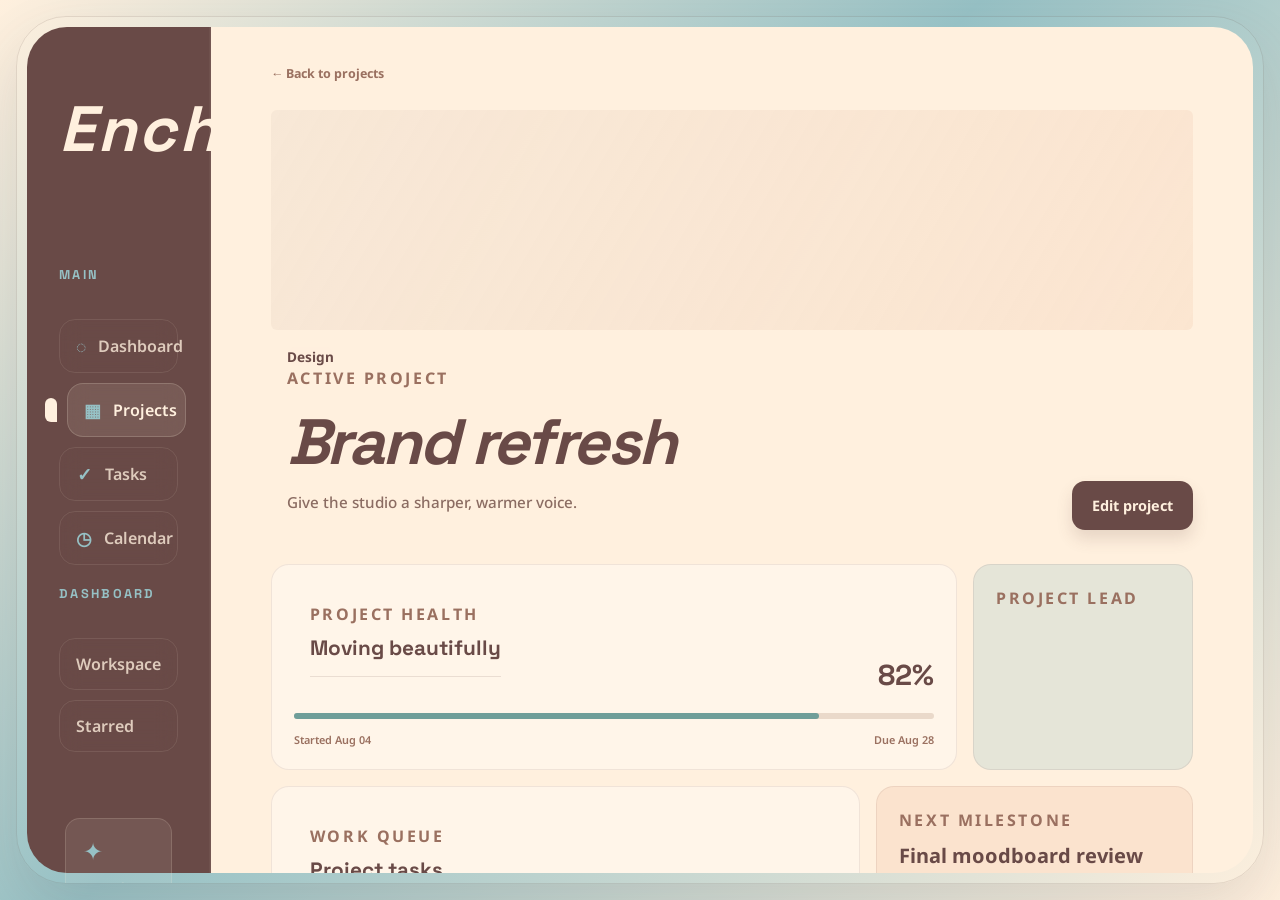
<file: project.html>
<!doctype html>
<html lang="en">

<head>
    <meta charset="UTF-8" />
    <meta name="viewport" content="width=device-width, initial-scale=1.0" />
    <link rel="stylesheet" type="text/css" href="css/style.css" />
    <link rel="preconnect" href="https://fonts.googleapis.com" />
    <link rel="preconnect" href="https://fonts.gstatic.com" crossorigin />
    <link
        href="https://fonts.googleapis.com/css2?family=Noto+Sans:wght@400;500;600;700&family=Space+Grotesk:wght@400;500;600;700&display=swap"
        rel="stylesheet" />
    <title>Brand Refresh | Enchante</title>
</head>

<body>
    <div class="full-container">
        <div class="nav-bar">
            <div class="logo">
                <h1>Enchante</h1>
            </div>
            <div class="main-navbar">
                <h2>Main</h2>
                <ul class="side-links">
                    <li>
                        <a href="index.html"><span>◌</span> Dashboard</a>
                    </li>
                    <li class="active">
                        <a href="projects.html"><span>▦</span> Projects</a>
                    </li>
                    <li>
                        <a href="#"><span>✓</span> Tasks</a>
                    </li>
                    <li>
                        <a href="#"><span>◷</span> Calendar</a>
                    </li>
                </ul>
                <h2>Dashboard</h2>
                <ul class="side-links">
                    <li><a href="#">Workspace</a></li>
                    <li><a href="#">Starred</a></li>
                </ul>
            </div>
            <div class="sidebar-note">
                <span class="note-mark">✦</span><strong>Keep the momentum</strong><small>Three deadlines are coming up
                    this week.</small>
            </div>
        </div>


        <main class="main-container project-detail-page">
            <a class="back-link" href="projects.html"> ← Back to projects</a>
            <div class="card-banner image-summer"></div>
            <header class="detail-header">
                <div>
                    <span class="card-tag" id ="project-tag">Design</span>
                    <p class="eyebrow">Active project</p>
                    <h1>Brand refresh</h1>
                    <p class="header-copy">Give the studio a sharper, warmer voice.</p>
                </div>
                <button class="primary-action" type="button">Edit project</button>
            </header>
            <section class="detail-overview">
                <div class="detail-progress">
                    <div class="detail-section-heading">
                        <div>
                            <p class="eyebrow">Project health</p>
                            <h2>Moving beautifully</h2>
                        </div>
                        <strong>82%</strong>
                    </div>
                    <div class="progress-track"><span style="width: 82%"></span></div>
                    <div class="detail-meta">
                        <span>Started Aug 04</span><span>Due Aug 28</span>
                    </div>
                </div>
                <div class="detail-owner">
                    <p class="eyebrow">Project lead</p>
                </div>
            </section>
            <div class="detail-columns">
                <section class="detail-panel">
                    <div class="panel-heading">
                        <div>
                            <p class="eyebrow">Work queue</p>
                            <h2>Project tasks</h2>
                        </div>
                        <span class="task-count">6 left</span>
                    </div>
                    <label class="task-row"><input type="checkbox" /><span><strong>Review final
                                moodboard</strong><small>Today · High priority</small></span></label><label
                        class="task-row"><input type="checkbox" /><span><strong>Choose type
                                pairing</strong><small>Tomorrow · Medium priority</small></span></label><label
                        class="task-row"><input type="checkbox" /><span><strong>Prepare launch
                                handoff</strong><small>Aug 26 · Medium priority</small></span></label><label
                        class="task-row"><input type="checkbox" /><span><strong>Share final assets</strong><small>Aug 28
                                · High priority</small></span></label><label
                        class="task-row"><input type="checkbox" /><span><strong>Share final assets</strong><small>Aug 28
                                · High priority</small></span></label><label
                        class="task-row"><input type="checkbox" /><span><strong>Share final assets</strong><small>Aug 28
                                · High priority</small></span></label><label
                        class="task-row"><input type="checkbox" /><span><strong>Share final assets</strong><small>Aug 28
                                · High priority</small></span></label>
                </section>
                <aside class="detail-panel milestone-panel">
                    <p class="eyebrow">Next milestone</p>
                    <h2>Final moodboard review</h2>
                    <p>
                        Bring the last visual directions together and choose the one that
                        feels most like Enchante.
                    </p>
                    <div class="milestone-date">
                        <span>◷</span><strong>Thursday, Aug 28</strong>
                    </div>
                    <a href="#">View calendar <span>→</span></a>
                </aside>
            </div>
        </main>
    </div>
    <script src="js/page-transition.js"></script>
</body>

</html>
</file>
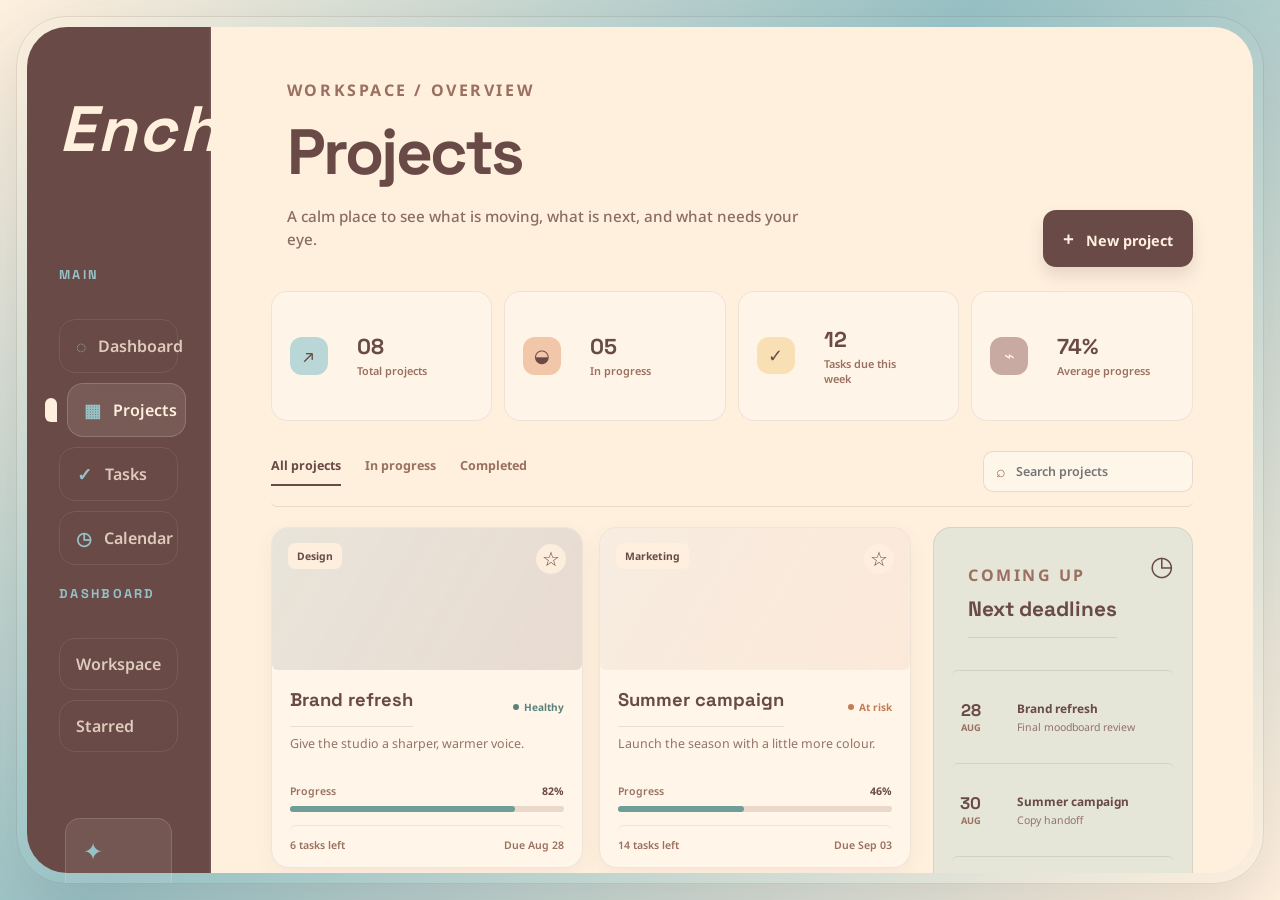
<file: projects.html>
<!doctype html>
<html lang="en">

<head>
    <meta charset="UTF-8" />
    <meta name="viewport" content="width=device-width, initial-scale=1.0" />
    <link rel="stylesheet" type="text/css" href="css/style.css" />
    <link rel="preconnect" href="https://fonts.googleapis.com" />
    <link rel="preconnect" href="https://fonts.gstatic.com" crossorigin />
    <link
        href="https://fonts.googleapis.com/css2?family=Noto+Sans:wght@400;500;600;700&family=Space+Grotesk:wght@400;500;600;700&display=swap"
        rel="stylesheet" />
    <title>Projects | Enchante</title>
</head>

<body>
    <div class="full-container">
        <div class="nav-bar">
            <div class="logo">
                <h1>Enchante</h1>
            </div>

            <div class="main-navbar">
                <h2>Main</h2>
                <ul class="side-links">
                    <li>
                        <a href="index.html"><span>◌</span> Dashboard</a>
                    </li>
                    <li class="active">
                        <a href="projects.html"><span>▦</span> Projects</a>
                    </li>
                    <li>
                        <a href="#"><span>✓</span> Tasks</a>
                    </li>
                    <li>
                        <a href="#"><span>◷</span> Calendar</a>
                    </li>
                </ul>
                <h2>Dashboard</h2>
                <ul class="side-links">
                    <li><a href="#">Workspace</a></li>
                    <li><a href="#">Starred</a></li>
                </ul>
            </div>
            <div class="sidebar-note">
                <span class="note-mark">✦</span><strong>Keep the momentum</strong><small>Three deadlines are coming up
                    this week.</small>
            </div>
        </div>

        <main class="main-container projects-page">
            <header class="projects-header">
                <div>
                    <p class="eyebrow">Workspace / Overview</p>
                    <h1>Projects</h1>
                    <p class="header-copy">
                        A calm place to see what is moving, what is next, and what needs
                        your eye.
                    </p>
                </div>
                <button class="primary-action" type="button" id="new-project">
                    <span>+</span> New project
                </button>
            </header>
            <section class="project-stats" aria-label="Project summary">
                <div class="stat-item">
                    <span class="stat-icon teal">↗</span>
                    <div><strong>08</strong><small>Total projects</small></div>
                </div>
                <div class="stat-item">
                    <span class="stat-icon peach">◒</span>
                    <div><strong>05</strong><small>In progress</small></div>
                </div>
                <div class="stat-item">
                    <span class="stat-icon cream">✓</span>
                    <div><strong>12</strong><small>Tasks due this week</small></div>
                </div>
                <div class="stat-item">
                    <span class="stat-icon brown">⌁</span>
                    <div><strong>74%</strong><small>Average progress</small></div>
                </div>
            </section>
            <div class="project-toolbar">
                <div class="filter-tabs" role="tablist" aria-label="Filter projects">
                    <button class="filter-tab is-selected" data-filter="all" type="button">
                        All projects</button><button class="filter-tab" data-filter="active" type="button">
                        In progress</button><button class="filter-tab" data-filter="completed" type="button">
                        Completed
                    </button>
                </div>
                <label class="search-box"><span>⌕</span><input id="project-search" type="search"
                        placeholder="Search projects" aria-label="Search projects" /></label>
            </div>
            <div class="projects-layout">
                <section class="project-grid" id="project-grid" aria-label="Projects">
                    <article class="project-card" data-status="active" data-name="Brand refresh">
                        <div class="card-image image-brand">
                            <span class="card-tag">Design</span><button class="star-button" type="button"
                                aria-label="Star Brand refresh">
                                ☆
                            </button>
                        </div>
                        <div class="card-content">
                            <div class="card-title-row">
                                <h2>Brand refresh</h2>
                                <span class="health-dot healthy">Healthy</span>
                            </div>
                            <p>Give the studio a sharper, warmer voice.</p>
                            <div class="progress-meta">
                                <span>Progress</span><strong>82%</strong>
                            </div>
                            <div class="progress-track">
                                <span style="width: 82%"></span>
                            </div>
                            <div class="card-footer">
                                <span>6 tasks left</span><span>Due Aug 28</span>
                            </div>
                        </div>
                    </article>
                    <article class="project-card" data-status="active" data-name="Summer campaign">
                        <div class="card-image image-summer">
                            <span class="card-tag">Marketing</span><button class="star-button" type="button"
                                aria-label="Star Summer campaign">
                                ☆
                            </button>
                        </div>
                        <div class="card-content">
                            <div class="card-title-row">
                                <h2>Summer campaign</h2>
                                <span class="health-dot at-risk">At risk</span>
                            </div>
                            <p>Launch the season with a little more colour.</p>
                            <div class="progress-meta">
                                <span>Progress</span><strong>46%</strong>
                            </div>
                            <div class="progress-track">
                                <span style="width: 46%"></span>
                            </div>
                            <div class="card-footer">
                                <span>14 tasks left</span><span>Due Sep 03</span>
                            </div>
                        </div>
                    </article>
                    <article class="project-card" data-status="completed" data-name="Team offsite">
                        <div class="card-image image-offsite">
                            <span class="card-tag">Personal Project</span><button class="star-button" type="button"
                                aria-label="Star Team offsite">
                                ☆
                            </button>
                        </div>
                        <div class="card-content">
                            <div class="card-title-row">
                                <h2>Algorithm Visualiser</h2>
                                <span class="health-dot complete">Complete</span>
                            </div>
                            <p>A thoughtful day away from the usual desk.</p>
                            <div class="progress-meta">
                                <span>Progress</span><strong>100%</strong>
                            </div>
                            <div class="progress-track">
                                <span style="width: 100%"></span>
                            </div>
                            <div class="card-footer">
                                <span>All tasks done</span><span>Finished Aug 12</span>
                            </div>
                        </div>
                    </article>
                    <article class="project-card" data-status="active" data-name="Website launch">
                        <div class="card-image image-web">
                            <span class="card-tag">Product</span><button class="star-button" type="button"
                                aria-label="Star Website launch">
                                ☆
                            </button>
                        </div>
                        <div class="card-content">
                            <div class="card-title-row">
                                <h2>Website launch</h2>
                                <span class="health-dot healthy">Healthy</span>
                            </div>
                            <p>Make the new home for Enchante feel alive.</p>
                            <div class="progress-meta">
                                <span>Progress</span><strong>68%</strong>
                            </div>
                            <div class="progress-track">
                                <span style="width: 68%"></span>
                            </div>
                            <div class="card-footer">
                                <span>9 tasks left</span><span>Due Sep 14</span>
                            </div>
                        </div>
                    </article>
                </section>
                <aside class="deadline-panel">
                    <div class="deadline-heading">
                        <div>
                            <p class="eyebrow">Coming up</p>
                            <h2>Next deadlines</h2>
                        </div>
                        <span class="calendar-mark">◷</span>
                    </div>
                    <div class="deadline-item">
                        <time>28 <small>Aug</small></time>
                        <div>
                            <strong>Brand refresh</strong>
                            <span>Final moodboard review</span>
                        </div>
                    </div>
                    <div class="deadline-item">
                        <time>30 <small>Aug</small></time>
                        <div>
                            <strong>Summer campaign</strong>
                            <span>Copy handoff</span>
                        </div>
                    </div>
                    <div class="deadline-item">
                        <time>03 <small>Sep</small></time>
                        <div>
                            <strong>Website launch</strong>
                            <span>QA sign-off</span>
                        </div>
                    </div>
                    <a class="calendar-link" href="#">Open calendar <span>→</span></a>
                </aside>
            </div>
        </main>
    </div>
    <script src="js/page-transition.js"></script>
    <script src="js/projects.js"></script>
</body>

</html>
</file>
<file: css/style.css>
/* COLOURS */

:root {
    --page-bg-start: #fff0de;
    --page-bg-end: #96C1C5;
    --shell-bg: rgba(255, 240, 222, 0.58);
    --sidebar-start: #694a47;
    --sidebar-end: #694a47;
    --sidebar-accent: #96C1C5;
    --sidebar-text: #fff0de;
    --sidebar-muted: rgba(255, 240, 222, 0.78);
    --main-bg: #fff0de;
    --main-text: #694a47;
    --panel-lavender: linear-gradient(135deg, #96C1C5 0%, #fff0de 100%);
    --panel-sky: linear-gradient(135deg, #96C1C5 0%, #fff0de 100%);
    --panel-peach: linear-gradient(135deg, #fff0de 0%, #96C1C5 100%);
    --panel-mint: linear-gradient(135deg, #96C1C5 0%, #fff0de 100%);
    --panel-gold: linear-gradient(135deg, #fff0de 0%, #96C1C5 100%);
}

* {
    box-sizing: border-box;
}

body {
    background: linear-gradient(135deg, var(--page-bg-start) 0%, var(--page-bg-end) 45%, #fff0de 100%);
    font-family: "Space Grotesk", sans-serif;
    margin: 0;
    display: flex;
    justify-content: center;
    align-items: center;
    height: 100vh;
    overflow: hidden;
    color: var(--main-text);
}

h1 {
    margin: 10px 10px 0px 60px;
    font-size: 30px;
    color: var(--main-text);
    font-style: italic;
}

h2 {
    color: var(--main-text);
    margin: 0px 10px 40px 60px;
    font-size: 60px;
    padding-bottom: 15px;
    border-bottom: 1px solid rgba(105, 74, 71, 0.14);
}

div {
    padding: 16px;
    border-radius: 6px;
    color: var(--main-text);
}

/* NAVIGATION BAR */

.nav-bar ul {
    list-style-type: none;
    margin: 0;
    padding: 0;
}

.nav-bar li {
    list-style: none;
    display: flex;
    flex-direction: column;
    gap: 10px;
    margin-bottom: 24px;
}

a {
    text-decoration: none;
}

.nav-bar {
    background: linear-gradient(180deg, var(--sidebar-start), var(--sidebar-end));
    flex: 0 0 15%;
    min-width: 0;
    display: flex;
    flex-direction: column;
    gap: 30px;
    border-radius: 40px 0 0 40px;
    border-right: 1px solid rgba(255, 240, 222, 0.08);
    box-shadow: inset -1px 0 0 rgba(255, 240, 222, 0.04);
    font-size: 1.5rem;
}

.nav-bar h1,
.nav-bar h2 {
    margin: 0;
    margin-bottom: 20px;
    color: var(--sidebar-text);
}

.nav-bar h1 {
    margin-top: 35px;
    margin-bottom: 30px;
    font-size: 4rem;
    line-height: 1.1;
    letter-spacing: 0.04em;
    padding: 0;
}

.nav-bar h2 {
    margin-top: 10px;
    font-size: 0.8rem;
    text-transform: uppercase;
    letter-spacing: 0.18em;
    color: var(--sidebar-accent);
}

.nav-bar a,
.nav-bar ul,
.nav-bar li {
    color: var(--sidebar-muted);
}

.nav-bar ul ul {
    display: block;
    width: 100%;
    background: rgba(255, 240, 222, 0.06);
    border: 1px solid rgba(255, 240, 222, 0.1);
    border-radius: 16px;
    padding: 14px 16px;
    color: var(--sidebar-muted);
    backdrop-filter: blur(10px);
    transition: transform 160ms ease, background-color 160ms ease, border-color 160ms ease;
}

.nav-bar ul {
    margin-bottom: 20px;
}

.nav-bar a {
    display: inline-block;
    margin-left: 10px;
    transition: all ease 0.3s;
}

.nav-bar a:hover {
    border-color: rgba(255, 240, 222, 0.18);
    transform: translateX(12px);
    font-weight: 700;
}

.nav-bar ul ul a {
    display: block;
    width: 100%;
    color: inherit;
    font-weight: 600;
}

.nav-bar img {
    width: 1vw;
    margin-right: 10px;
    border-radius: 50%;
    object-fit: cover;
}

.side-links {
    margin: 0 0 20px;
    padding: 0 22px;
    list-style: none;
}

.side-links li {
    margin: 0 0 10px;
    padding: 0;
}

.side-links a {
    display: flex;
    align-items: center;
    gap: 12px;
    width: 100%;
    margin: 0;
    position: relative;
    padding: 14px 16px;
    border: 1px solid rgba(255, 240, 222, 0.1);
    border-radius: 16px;
    color: var(--sidebar-muted);
    font: 600 .82rem "Noto Sans", sans-serif;
    backdrop-filter: blur(10px);
    transition: transform 160ms ease, background-color 160ms ease, border-color 160ms ease;
    font-size: 1rem;
}

.side-links a span {
    width: 17px;
    color: #96c1c5;
    font-size: 1.1rem;
    text-align: center;
}

.side-links a b {
    margin-left: auto;
    color: #96c1c5;
    font-size: 1rem;
}

.side-links li.active a,
.side-links a:hover {
    border-color: rgba(255, 240, 222, .18);
    background: rgba(255, 240, 222, .1);
    color: #fff0de;
    transform: translateX(8px);
}

.side-links li.active a::before {
    position: absolute;
    top: 50%;
    left: -23px;
    width: 12px;
    height: 24px;
    border-radius: 24px 24px 0;
    background: var(--sidebar-text);
    content: "";
    transform: translateY(-50%);
    animation: active-nav-indicator 280ms ease-out both;
}

@keyframes active-nav-indicator {
    from {
        opacity: 0;
        transform: translate(-8px, -50%);
    }

    to {
        opacity: 1;
        transform: translate(0, -50%);
    }
}

/* CONTAINERS */

.full-container {
    color: var(--main-text);
    display: flex;
    align-items: stretch;
    width: min(2500px, calc(100vw - 32px));
    height: min(1200px, calc(100vh - 32px));
    min-width: 0;
    min-height: 0;
    padding: 10px;
    border-radius: 50px;
    overflow: hidden;
    box-shadow: 0 25px 60px rgba(105, 74, 71, 0.12);
    border: 1px solid rgba(105, 74, 71, 0.15);
}

@keyframes page-enter {
    from {
        opacity: 0;
        transform: translateY(12px);
    }

    to {
        opacity: 1;
        transform: translateY(0);
    }
}

@keyframes page-exit {
    from {
        opacity: 1;
        transform: translateY(0);
    }

    to {
        opacity: 0;
        transform: translateY(-8px);
    }
}

@media (prefers-reduced-motion: reduce) {

    .main-container,
    body.is-leaving .main-container {
        animation: none;
    }
}

.main-container {
    background: linear-gradient(180deg, var(--main-bg) 0%, #fff0de 100%);
    flex: 1;
    min-width: 0;
    display: flex;
    flex-direction: column;
    border-radius: 0 40px 40px 0;
    min-height: 0;
    overflow-y: auto;
    overflow-x: hidden;
    scrollbar-width: none;
    -ms-overflow-style: none;
    animation: page-enter 420ms ease-out both;
}

body.is-leaving .main-container {
    animation: page-exit 220ms ease-in both;
}

.main-container::-webkit-scrollbar {
    display: none;
}

.content-page {
    display: flex;
    flex-direction: column;
    flex: none;
    min-height: 0;
    gap: 10px;
    padding-bottom: 16px;
}

/* PROJECTS IMAGE SCROLL */

.projects-scroll {
    display: flex;
    position: relative;
    align-items: stretch;
    overflow: hidden;
    margin-right: auto;
    margin-left: auto;
    background: var(--panel-lavender);
    height: 29vh;
    width: 95%;
    border-radius: 40px;
    margin-bottom: 30px;
    box-shadow: inset 0 1px 0 rgba(255, 240, 222, 0.35);
}

.projects-slide {
    position: absolute;
    inset: 0;
    width: 100%;
    height: 100%;
    object-fit: cover;
    opacity: 0;
    pointer-events: none;
    transform: translateX(15px);
    transition: opacity 550ms ease, transform 700ms ease;
}

.projects-slide.is-active {
    opacity: 1;
    pointer-events: auto;
    transform: scale(1);
}

.scroll-left,
.scroll-right {
    position: absolute;
    top: 50%;
    z-index: 1;
    display: grid;
    place-items: center;
    width: clamp(36px, 4vw, 52px);
    aspect-ratio: 1;
    padding: 0;
    border: 1px solid rgba(255, 240, 222, 0.75);
    border-radius: 50%;
    background: rgba(105, 74, 71, 0.82);
    box-shadow: 0 8px 18px rgba(105, 74, 71, 0.22);
    color: #fff0de;
    cursor: pointer;
    transform: translateY(-50%);
    transition: background-color 160ms ease, box-shadow 160ms ease, transform 160ms ease;
}

.scroll-left {
    left: 18px;
}

.scroll-right {
    right: 18px;
}

.scroll-left::before,
.scroll-right::before {
    width: 10px;
    height: 10px;
    border-top: 2px solid currentColor;
    border-right: 2px solid currentColor;
    content: "";
}

.scroll-left::before {
    transform: translateX(2px) rotate(-135deg);
}

.scroll-right::before {
    transform: translateX(-2px) rotate(45deg);
}

.scroll-left:hover,
.scroll-right:hover {
    background: #694a47;
    box-shadow: 0 10px 22px rgba(105, 74, 71, 0.32);
    transform: translateY(-50%) scale(1.06);
}

.scroll-left:focus-visible,
.scroll-right:focus-visible {
    outline: 3px solid #96c1c5;
    outline-offset: 3px;
}

.activity-bar {
    display: flex;
    margin-right: auto;
    margin-left: auto;
    height: 50vh;
    width: 95%;
    border-radius: 40px;
    margin-bottom: 30px;
}

.task-list {
    display: flex;
    margin-right: 70px;
    margin-left: auto;
    background: var(--panel-peach);
    width: 25%;
    min-height: 0;
    border-radius: 40px;
    box-shadow: inset 0 1px 0 rgba(255, 240, 222, 0.35);
}

.productivity {
    display: flex;
    margin-right: auto;
    margin-left: auto;
    background: var(--panel-mint);
    width: 95%;
    min-height: 0;
    border-radius: 40px;
    box-shadow: inset 0 1px 0 rgba(255, 255, 255, 0.35);
}

/*PROJECTS*/

.project-progress {
    display: flex;
    justify-content: center;
    align-items: center;
    gap: 30px;
    margin-right: auto;
    margin-left: auto;
    margin-bottom: 30px;
    background: var(--panel-sky);
    height: 42vh;
    width: 95%;
    min-height: 0;
    border-radius: 40px;
    box-shadow: inset 0 1px 0 rgba(255, 255, 255, 0.35);
}

.projects {
    width: 45%;
    height: 100%;
    min-width: 0;
    display: flex;
    flex-direction: column;
    align-items: center;
    justify-content: center;
    border-radius: 25px;
    margin: 0;
}

.projects-list {
    display: flex;
    flex: 1;
    justify-content: center;
    align-items: center;
    gap: 20px;
    margin: 0 auto;
    width: 100%;
    height: 100%;
    min-height: 0;
    min-width: 0;
    padding: 20px;
    overflow: visible;
}

.project {
    flex: 1 1 0;
    min-width: 0;
    height: 100%;
    position: relative;
    left: 0px;
    background: rgba(255, 240, 222, 0.35);
    border-radius: 24px;
    backdrop-filter: blur(12px);
    transition: 0.5s ease-in-out;
    padding: 5px;
}

.project:not(:first-child) {
    margin-left: -50px;
}

.project:hover {
    transform: translateY(-20px);
    box-shadow: 0 14px 26px rgba(105, 74, 71, 0.12);
}

.project:hover~.project {
    left: 50px;
}

.projects-slide {
    padding: 16px;
    background-position: center;
    background-size: cover;
    object-fit: cover;
    height: 100%;
    width: 100%;
}

.projects img {
    width: 100%;
    height: 100%;
    display: block;
    object-fit: cover;
    overflow: hidden;
    padding: 0;
    border: 1px solid rgba(105, 74, 71, 0.1);
    border-radius: 18px;
    background: rgba(255, 255, 255, 0.34);
    box-shadow: 0 7px 20px rgba(105, 74, 71, 0.06);
    transition: transform 180ms ease, box-shadow 180ms ease;
}

#slide-1 {
    background-image: linear-gradient(120deg, rgba(32, 81, 83, .1), rgba(105, 74, 71, .15)), url("https://i.pinimg.com/1200x/f1/74/be/f174beb684debc5f77256eee1ba26c48.jpg")
}

#slide-2 {
    background-image: linear-gradient(120deg, rgba(32, 81, 83, .1), rgba(105, 74, 71, .15)), url("https://i.pinimg.com/1200x/af/10/d9/af10d93d18b738134b397c6ef5f74e63.jpg")
}

#slide-3 {
    background-image: linear-gradient(120deg, rgba(32, 81, 83, .1), rgba(105, 74, 71, .15)), url("https://i.pinimg.com/1200x/b9/be/f4/b9bef4fbe1ca793084e9f213725010f5.jpg")
}

#slide-4 {
    background-image: linear-gradient(120deg, rgba(32, 81, 83, .1), rgba(105, 74, 71, .15)), url("https://i.pinimg.com/1200x/e0/06/9a/e0069ade88d1c9d80ced1ff35cba5573.jpg")
}

.view-more {
    background-color: #694a47;
    border: none;
    border-radius: 25px;
    width: 100%;
    color: #fff0de;
    padding: 15px 32px;
    text-align: center;
    text-decoration: none;
    display: inline-block;
    font-size: 16px;
    cursor: pointer;
    transition: 0.8s;
}

.view-more:hover {
    transform: scale(1.05);
    background-color: #fff0de;
    color: #694a47;
    border: 1px solid #694a47;
}

/*CALENDAR*/

.calendar {
    background-color: #96c1c595;
    width: 85%;
    height: 100%;
    display: flex;
    flex-direction: column;
    align-items: stretch;
    gap: 8px;
    min-width: 0;
    overflow: hidden;
    border-radius: 25px;
    backdrop-filter: blur(100px);
    box-shadow: 0 2px 8px rgba(0, 0, 0, 0.1);
}

.calendar h2 {
    margin: 0;
    padding: 4px 8px 0;
    font-size: clamp(22px, 2vw, 30px);
    line-height: 1.1;
}

.calendar-header {
    display: flex;
    justify-content: space-between;
    align-items: center;
    gap: 12px;
    padding: 4px 8px 10px;
}

.calendar-header button {
    display: grid;
    place-items: center;
    width: 34px;
    height: 34px;
    padding: 0;
    border: 1px solid rgba(105, 74, 71, 0.25);
    border-radius: 50%;
    background-color: rgba(255, 240, 222, 0.5);
    color: var(--main-text);
    font-size: 1.5em;
    line-height: 1;
    cursor: pointer;
    transition: background-color 160ms ease, transform 160ms ease;
}

.calendar-header button:hover {
    background-color: #fff0de;
    transform: scale(1.08);
}

.calendar-header button:focus-visible {
    outline: 3px solid #96c1c5;
    outline-offset: 2px;
}

#month-year {
    flex: 1;
    color: var(--main-text);
    font-size: 1.2em;
    font-weight: bold;
    text-align: center;
}

.calendar-body {
    flex: 1;
    min-height: 0;
    display: flex;
    flex-direction: column;
    gap: 4px;
}

.calendar-weekdays,
.calendar-dates {
    display: grid;
    grid-template-columns: repeat(7, minmax(0, 1fr));
    gap: 4px;
}

.calendar-weekdays {
    color: var(--main-text);
}

.calendar-weekdays div,
.calendar-dates div {
    display: grid;
    place-items: center;
    min-width: 0;
    min-height: 32px;
    padding: 4px;
    text-align: center;
}

.calendar-weekdays div {
    font-size: 0.75rem;
    font-weight: bold;
    text-transform: uppercase;
}

.calendar-dates div {
    border-radius: 9999px;
    color: var(--main-text);
    cursor: pointer;
    transition: background-color 160ms ease, color 160ms ease, transform 160ms ease;
}

.calendar-dates div:hover {
    background-color: rgba(255, 240, 222, 0.7);
    transform: scale(1.08);
    font-weight: bold;
}

.current-date {
    background-color: #694a47;
    color: #fff0de !important;
}

/* PROJECTS PAGE */
.projects-page {
    padding: 36px clamp(28px, 5vw, 60px) 42px;
}

.projects-header {
    display: flex;
    align-items: flex-end;
    justify-content: space-between;
    gap: 20px;
    padding: 0 0 24px;
}

.projects-header h1 {
    margin: 0;
    font-size: clamp(42px, 5vw, 68px);
    font-style: normal;
    letter-spacing: -0.04em;
}

.eyebrow {
    margin: 0 0 10px;
    color: #9a7060;
    font: 700 0.7rem "Noto Sans", sans-serif;
    letter-spacing: 0.16em;
    text-transform: uppercase;
}

.header-copy {
    max-width: 540px;
    margin: 12px 0 0;
    color: #8b6c62;
    font: 500 0.95rem "Noto Sans", sans-serif;
    line-height: 1.5;
}

.primary-action {
    border: 0;
    border-radius: 13px;
    padding: 15px 20px;
    background: #694a47;
    color: #fff0de;
    font: 700 0.9rem "Noto Sans", sans-serif;
    cursor: pointer;
    box-shadow: 0 9px 16px rgba(105, 74, 71, 0.16);
    transition: transform 160ms ease, background-color 160ms ease;
}

.primary-action span {
    margin-right: 8px;
    font-size: 1.2rem;
}

.primary-action:hover {
    background: #4f3836;
    transform: translateY(-2px);
}

.project-stats {
    display: grid;
    grid-template-columns: repeat(4, 1fr);
    gap: 12px;
    padding: 0;
}

.stat-item {
    display: flex;
    align-items: center;
    gap: 13px;
    min-width: 0;
    padding: 18px;
    border: 1px solid rgba(105, 74, 71, 0.1);
    border-radius: 16px;
    background: rgba(255, 255, 255, 0.3);
}

.stat-icon {
    display: grid;
    place-items: center;
    width: 38px;
    aspect-ratio: 1;
    border-radius: 12px;
    font-size: 1.15rem;
}

.stat-icon.teal {
    background: #b8d7d6;
}

.stat-icon.peach {
    background: #f1c6a9;
}

.stat-icon.cream {
    background: #f8dfb4;
}

.stat-icon.brown {
    background: #c8aaa2;
    color: #fff0de;
}

.stat-item strong {
    display: block;
    font-size: 1.35rem;
}

.stat-item small {
    display: block;
    margin-top: 3px;
    color: #9a7060;
    font: 600 0.68rem "Noto Sans", sans-serif;
}

.project-toolbar {
    display: flex;
    align-items: center;
    justify-content: space-between;
    gap: 20px;
    margin-top: 30px;
    padding: 0 0 14px;
    border-bottom: 1px solid rgba(105, 74, 71, 0.14);
}

.filter-tabs {
    display: flex;
    gap: 24px;
    padding: 0;
}

.filter-tab {
    padding: 0 0 10px;
    border: 0;
    border-bottom: 2px solid transparent;
    background: transparent;
    color: #9a7060;
    font: 700 0.78rem "Noto Sans", sans-serif;
    cursor: pointer;
}

.filter-tab.is-selected {
    border-color: #694a47;
    color: #694a47;
}

.search-box {
    display: flex;
    align-items: center;
    gap: 8px;
    width: 210px;
    padding: 9px 12px;
    border: 1px solid rgba(105, 74, 71, 0.16);
    border-radius: 10px;
    background: rgba(255, 255, 255, 0.38);
    color: #9a7060;
}

.search-box input {
    width: 100%;
    border: 0;
    outline: 0;
    background: transparent;
    color: #694a47;
    font: 600 0.78rem "Noto Sans", sans-serif;
}

.projects-layout {
    display: grid;
    grid-template-columns: minmax(0, 1fr) 260px;
    gap: 22px;
    padding: 20px 0 0;
}

.project-grid {
    display: grid;
    grid-template-columns: repeat(2, minmax(0, 1fr));
    gap: 16px;
    padding: 0;
}

.project-card {
    overflow: hidden;
    padding: 0;
    cursor: pointer;
    border: 1px solid rgba(105, 74, 71, 0.1);
    border-radius: 18px;
    background: rgba(255, 255, 255, 0.34);
    box-shadow: 0 7px 20px rgba(105, 74, 71, 0.06);
    transition: transform 180ms ease, box-shadow 180ms ease;
}

.project-card:hover {
    transform: translateY(-4px);
    box-shadow: 0 14px 26px rgba(105, 74, 71, 0.12);
}

.project-card.is-hidden {
    display: none;
}

.card-image {
    position: relative;
    height: 142px;
    padding: 16px;
    background-position: center;
    background-size: cover;
}

.image-brand {
    background-image: linear-gradient(120deg, rgba(32, 81, 83, .1), rgba(105, 74, 71, .15)), url("https://i.pinimg.com/1200x/4d/a8/8a/4da88ac28f09584d862c5d58a4914dc8.jpg");
}

.image-summer {
    background-image: linear-gradient(120deg, rgba(105, 74, 71, .05), rgba(241, 198, 169, .25)), url("https://i.pinimg.com/1200x/3f/1d/a2/3f1da28095b03da87e88a4c08e116edd.jpg");
}

.image-offsite {
    background-image: linear-gradient(120deg, rgba(105, 74, 71, .05), rgba(184, 215, 214, .3)), url("https://i.pinimg.com/1200x/da/d6/c2/dad6c23134a8ae50de1480d352b40e4c.jpg");
}

.image-web {
    background-image: linear-gradient(120deg, rgba(105, 74, 71, .08), rgba(248, 223, 180, .25)), url("https://i.pinimg.com/1200x/86/73/c0/8673c0c52bfc2dbbfa73da1199c4f0ef.jpg");
}

.card-tag {
    padding: 6px 9px;
    border-radius: 7px;
    background: rgba(255, 240, 222, .9);
    color: #694a47;
    font: 700 .65rem "Noto Sans", sans-serif;
}

.star-button {
    float: right;
    width: 30px;
    aspect-ratio: 1;
    padding: 0;
    border: 0;
    border-radius: 50%;
    background: rgba(255, 240, 222, .88);
    color: #694a47;
    font-size: 1.25rem;
    cursor: pointer;
}

.star-button.is-starred {
    color: #c77b4c;
}

.card-content {
    padding: 18px 18px 15px;
}

.card-title-row {
    display: flex;
    align-items: center;
    justify-content: space-between;
    gap: 8px;
    padding: 0;
}

.card-title-row h2 {
    margin: 0;
    font-size: 1.15rem;
}

.card-content p {
    min-height: 34px;
    margin: 8px 0 15px;
    color: #92746a;
    font: .78rem/1.45 "Noto Sans", sans-serif;
}

.health-dot {
    color: #5a827b;
    font: 700 .63rem "Noto Sans", sans-serif;
}

.health-dot::before {
    display: inline-block;
    width: 6px;
    height: 6px;
    margin: 0 5px 1px 0;
    border-radius: 50%;
    background: currentColor;
    content: "";
}

.at-risk {
    color: #c57b55;
}

.complete {
    color: #7d6b93;
}

.progress-meta,
.card-footer {
    display: flex;
    justify-content: space-between;
    padding: 0;
    color: #9a7060;
    font: 600 .66rem "Noto Sans", sans-serif;
}

.progress-meta strong {
    color: #694a47;
}

.progress-track {
    height: 6px;
    margin: 8px 0 13px;
    padding: 0;
    border-radius: 99px;
    background: #ead9ca;
}

.progress-track span {
    display: block;
    height: 100%;
    border-radius: inherit;
    background: #6f9e99;
}

.card-footer {
    border-top: 1px solid rgba(105, 74, 71, .1);
    padding-top: 12px;
}

.deadline-panel {
    align-self: start;
    padding: 20px 18px;
    border: 1px solid rgba(105, 74, 71, .12);
    border-radius: 18px;
    background: rgba(150, 193, 197, .25);
}

.deadline-heading {
    display: flex;
    justify-content: space-between;
    align-items: flex-start;
    padding: 0 0 16px;
}

.deadline-heading h2 {
    margin: 0;
    font-size: 1.3rem;
}

.calendar-mark {
    font-size: 1.7rem;
}

.deadline-item {
    display: flex;
    align-items: center;
    gap: 12px;
    padding: 13px 0;
    border-top: 1px solid rgba(105, 74, 71, .13);
}

.deadline-item time {
    width: 37px;
    color: #694a47;
    font-size: 1.05rem;
    font-weight: 700;
    text-align: center;
}

.deadline-item time small {
    display: block;
    color: #9a7060;
    font: 700 .58rem "Noto Sans", sans-serif;
    text-transform: uppercase;
}

.deadline-item strong,
.deadline-item span {
    display: block;
}

.deadline-item strong {
    font: 700 .74rem "Noto Sans", sans-serif;
}

.deadline-item span {
    margin-top: 4px;
    color: #92746a;
    font: .66rem "Noto Sans", sans-serif;
}

.calendar-link {
    display: flex;
    justify-content: space-between;
    margin-top: 9px;
    padding: 11px 0 0;
    border-top: 1px solid rgba(105, 74, 71, .13);
    color: #694a47;
    font: 700 .72rem "Noto Sans", sans-serif;
}

.sidebar-note {
    margin: auto 22px 22px;
    padding: 17px;
    border: 1px solid rgba(255, 240, 222, .15);
    border-radius: 15px;
    background: rgba(255, 240, 222, .08);
    color: #fff0de;
}

.sidebar-note strong,
.sidebar-note small {
    display: block;
}

.sidebar-note strong {
    font: 700 .75rem "Noto Sans", sans-serif;
}

.sidebar-note small {
    margin-top: 8px;
    color: var(--sidebar-muted);
    font: .66rem/1.4 "Noto Sans", sans-serif;
}

.note-mark {
    display: block;
    margin-bottom: 12px;
    color: #96c1c5;
}


@media (max-width: 900px) {
    .nav-bar {
        flex-basis: 190px;
    }

    .projects-layout {
        grid-template-columns: 1fr;
    }

    .deadline-panel {
        display: none;
    }
}

@media (max-width: 620px) {
    body {
        height: auto;
        min-height: 100vh;
        overflow: auto;
        align-items: flex-start;
    }

    .full-container {
        width: 100%;
        min-height: 100vh;
        height: auto;
        padding: 0;
        border: 0;
        border-radius: 0;
    }

    .nav-bar {
        display: none;
    }

    .main-container {
        min-height: 100vh;
        border-radius: 0;
    }

    .projects-page {
        padding: 30px 18px 40px;
    }

    .projects-header {
        align-items: flex-start;
        flex-direction: column;
    }

    .projects-header h1 {
        font-size: 48px;
    }

    .primary-action {
        width: 100%;
    }

    .project-stats {
        grid-template-columns: repeat(2, 1fr);
    }

    .stat-item {
        padding: 13px 11px;
    }

    .stat-item small {
        font-size: .59rem;
    }

    .project-toolbar {
        align-items: stretch;
        flex-direction: column-reverse;
        margin-top: 30px;
    }

    .search-box {
        width: 100%;
    }

    .filter-tabs {
        justify-content: space-between;
        gap: 8px;
    }

    .filter-tab {
        font-size: .7rem;
    }

    .project-grid {
        grid-template-columns: 1fr;
    }
}

/* PROJECT DETAIL PAGE */
.project-detail-page {
    padding: 38px clamp(28px, 5vw, 60px) 46px;
}

.back-link {
    display: inline-block;
    margin-bottom: 28px;
    color: #9a7060;
    font: 700 .78rem "Noto Sans", sans-serif;
}

.eyebrow {
    font-size: 1rem;
}
 #project-tag {
    padding: 0;
    font-size: .85rem;
    margin-bottom: .9px;
}

.detail-header,
.detail-section-heading,
.panel-heading {
    display: flex;
    align-items: flex-end;
    justify-content: space-between;
    gap: 20px;
    padding: 0;
}

.detail-header h1 {
    margin: 12px 0 0;
    font-size: clamp(42px, 5vw, 68px);
    letter-spacing: -0.04em;
}

.detail-header .header-copy {
    margin: 8px 0 0;
}

.detail-overview {
    display: grid;
    grid-template-columns: minmax(0, 1fr) 220px;
    gap: 16px;
    margin-top: 34px;
    padding: 0;
}

.detail-progress,
.detail-owner,
.detail-panel {
    padding: 22px;
    border: 1px solid rgba(105, 74, 71, .1);
    border-radius: 18px;
    background: rgba(255, 255, 255, .34);
}

.detail-section-heading h2,
.panel-heading h2 {
    margin: 0;
    font-size: 1.3rem;
}

.detail-section-heading strong {
    color: #694a47;
    font-size: 1.8rem;
}

.detail-progress .progress-track {
    margin-top: 20px;
}

.detail-meta {
    display: flex;
    justify-content: space-between;
    margin-top: 12px;
    padding: 0;
    color: #9a7060;
    font: 600 .68rem "Noto Sans", sans-serif;
}

.detail-owner {
    background: rgba(150, 193, 197, .25);
}

.owner-avatar {
    display: grid;
    place-items: center;
    width: 42px;
    aspect-ratio: 1;
    margin: 18px 0 10px;
    border-radius: 50%;
    background: #694a47;
    color: #fff0de;
    font-size: 1.2rem;
}

.detail-owner strong,
.detail-owner span {
    display: block;
}

.detail-owner strong {
    font: 700 .85rem "Noto Sans", sans-serif;
}

.detail-owner span {
    margin-top: 4px;
    color: #92746a;
    font: .68rem "Noto Sans", sans-serif;
}

.detail-columns {
    display: grid;
    height: 100%;
    grid-template-columns: minmax(0, 1.3fr) minmax(230px, .7fr);
    gap: 16px;
    margin-top: 16px;
    padding: 0;
}

.detail-columns > .detail-panel:first-child {
    max-height: 640px;
    overflow-y: auto;
    scrollbar-color: #9a7060 rgba(255, 240, 222, .35);
    scrollbar-width: thin;
}

.task-count {
    color: #9a7060;
    font: 700 .7rem "Noto Sans", sans-serif;
}

.task-row {
    display: flex;
    align-items: center;
    width: 100%;
    min-height: 62px;
    gap: 13px;
    margin-top: 16px;
    padding: 14px 0;
    border-top: 1px solid rgba(105, 74, 71, .1);
    cursor: pointer;
}

.task-row input {
    width: 17px;
    height: 17px;
    accent-color: #694a47;
}

.task-row span {
    padding: 0;
}

.task-row strong,
.task-row small {
    display: block;
}

.task-row strong {
    font: 700 .88rem "Noto Sans", sans-serif;
}

.task-row small {
    margin-top: 4px;
    color: #9a7060;
    font: .66rem "Noto Sans", sans-serif;
}

.milestone-panel {
    background: rgba(241, 198, 169, .3);
}

.milestone-panel h2 {
    margin: 0;
    font-size: 1.25rem;
}

.milestone-panel {
    color: #92746a;
    font: .76rem/1.5 "Noto Sans", sans-serif;
}

.milestone-date {
    display: flex;
    align-items: center;
    gap: 9px;
    margin-top: 24px;
    padding: 0;
    color: #694a47;
    font: 700 .72rem "Noto Sans", sans-serif;
}

.milestone-date span {
    font-size: 1.2rem;
}

.milestone-panel a {
    display: flex;
    justify-content: space-between;
    margin-top: 20px;
    padding-top: 13px;
    border-top: 1px solid rgba(105, 74, 71, .12);
    color: #694a47;
    font: 700 .72rem "Noto Sans", sans-serif;
}

.card-banner {
    min-height: 220px;
    height: clamp(220px, 30vw, 360px);
    width: 100%;
    padding: 16px;
    background-position: center;
    background-size: cover;
}

@media (max-width: 620px) {
    .project-detail-page {
        padding: 30px 18px 40px;
    }

    .detail-header {
        align-items: flex-start;
        flex-direction: column;
    }

    .detail-header .primary-action {
        width: 100%;
    }

    .detail-overview,
    .detail-columns {
        grid-template-columns: 1fr;
    }

    .detail-owner {
        display: none;
    }

    .detail-columns > .detail-panel:first-child {
        max-height: none;
        overflow-y: visible;
    }
}
</file>
